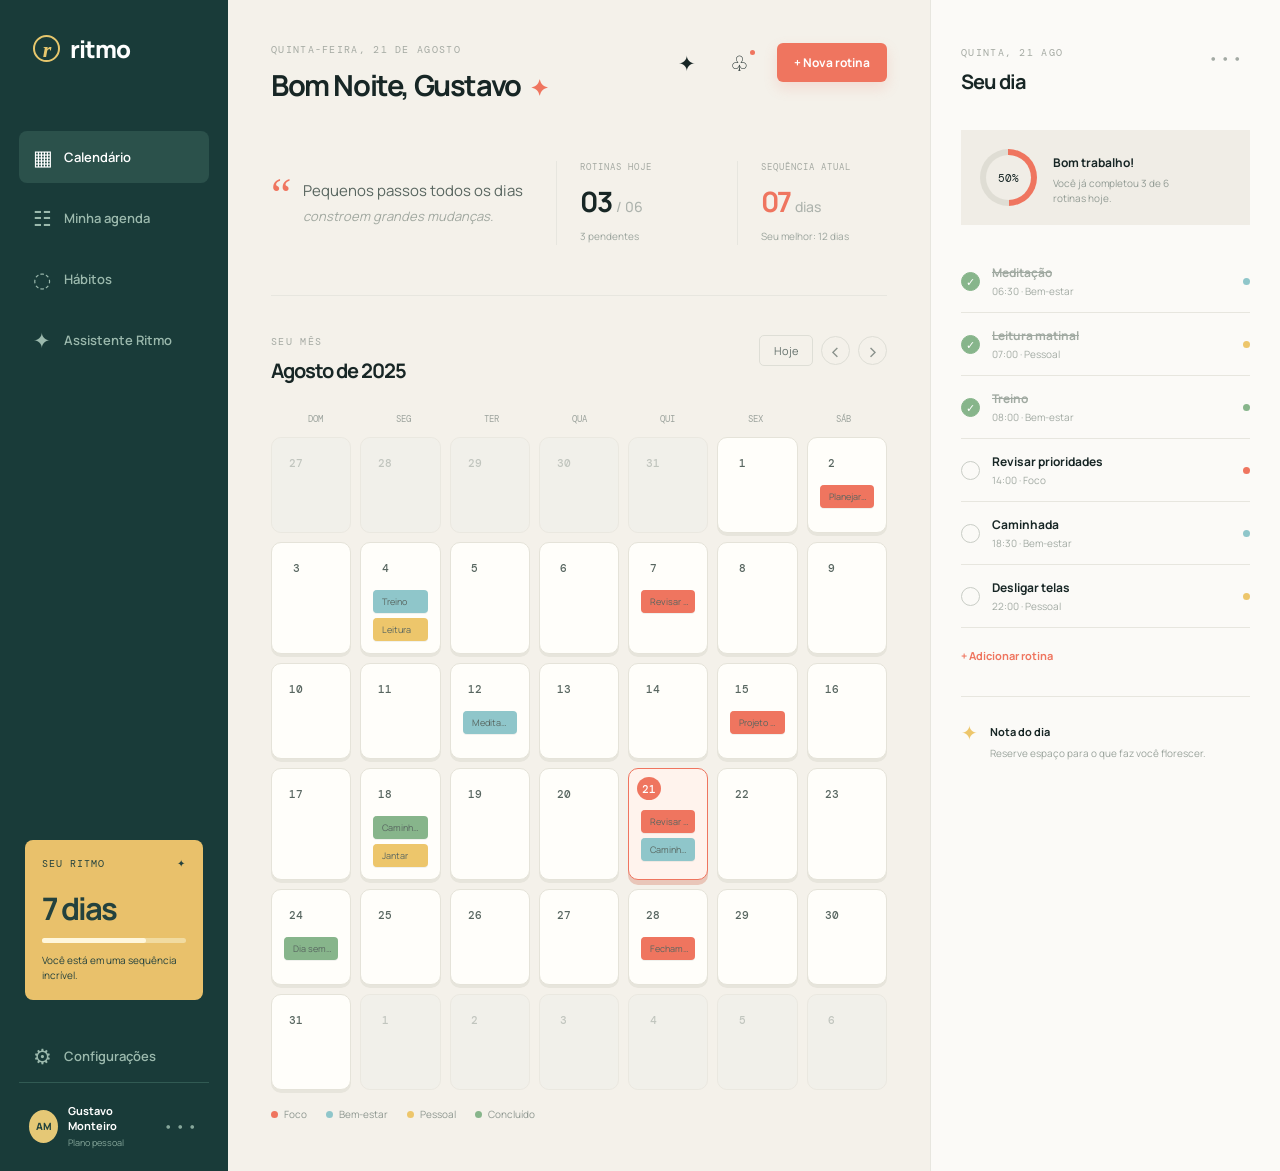
<file: index.html>
<!DOCTYPE html>
<html lang="pt-BR">
<head>
    <meta charset="UTF-8">
    <meta name="viewport" content="width=device-width, initial-scale=1.0">
    <title>Ritmo | Calendário de rotina</title>
    <link rel="preconnect" href="https://fonts.googleapis.com">
    <link rel="preconnect" href="https://fonts.gstatic.com" crossorigin>
    <link href="https://fonts.googleapis.com/css2?family=DM+Mono:wght@400;500&family=Manrope:wght@400;500;600;700;800&display=swap" rel="stylesheet">
    <link rel="stylesheet" href="style.css">
    <style>
        .calendar-grid { gap: 9px; border: 0; }
        .calendar-day { min-height: 96px; border: 1px solid #e5e3d9; border-radius: 10px; padding: 12px; background: #fffefa; box-shadow: 0 3px 0 #e7e5dc; transition: transform .2s ease, box-shadow .2s ease, border-color .2s ease; }
        .calendar-day:hover { transform: translateY(-3px); border-color: #d5bfa0; box-shadow: 0 8px 16px #193b3914; z-index: 1; }
        .calendar-day.muted { background: #f1f0eb; border-color: #e7e5dd; box-shadow: none; opacity: .72; }
        .calendar-day.today { background: #fff3ed; border: 1px solid #ef755f; box-shadow: 0 5px 0 #e9c6b9; }
        .calendar-day.today:hover { box-shadow: 0 10px 18px #ef755f2b; }
        .day-number { display: inline-flex; align-items: center; justify-content: center; min-width: 24px; height: 24px; color: #586660; font-size: 11px; font-weight: 500; }
        .calendar-day.muted .day-number { color: #aeb5ae; }
        .today .day-number { margin: -4px 0 0 -4px; }
        .event-list { gap: 5px; margin-top: 10px; }
        .event { border-radius: 4px; padding: 5px 6px; box-shadow: 0 1px 0 #193b3910; }
        #routineForm label { display: block; color: #77817d; font-size: 11px; font-weight: 700; margin-bottom: 16px; }
        #routineForm input { display: block; width: 100%; margin-top: 8px; border: 1px solid #dfdfd7; border-radius: 7px; background: #f6f4ee; color: #172625; outline: 0; padding: 12px 13px; font: 12px Manrope, sans-serif; transition: border-color .2s ease, box-shadow .2s ease, background .2s ease; }
        #routineForm input::placeholder { color: #aeb5ae; }
        #routineForm input:focus { border-color: #ef755f; background: #fffefa; box-shadow: 0 0 0 3px #ef755f1f; }
        #routineForm input[type="time"] { color-scheme: light; }
        #routineForm .event-form-actions { margin-top: 23px; }
        @media (max-width: 720px) { .calendar-grid { gap: 5px; } .calendar-day { min-height: 70px; padding: 7px 5px; border-radius: 7px; box-shadow: 0 2px 0 #e7e5dc; } .calendar-day:hover { transform: translateY(-1px); } .event-list { margin-top: 5px; gap: 3px; } .event { padding: 3px 2px; border-radius: 3px; } }
    </style>
</head>
<body>
    <div class="app-shell">
        <aside class="sidebar">
            <div class="brand"><span class="brand-mark">r</span><span>ritmo</span></div>
            <nav class="main-nav" aria-label="Navegação principal">
                <a class="nav-item active" href="#"><span class="nav-icon">▦</span>Calendário</a>
                <a class="nav-item" href="#agenda"><span class="nav-icon">☷</span>Minha agenda</a>
                <a class="nav-item" href="#habitos"><span class="nav-icon">◌</span>Hábitos</a>
                <button class="nav-item assistant-link" id="openChat"><span class="nav-icon">✦</span>Assistente Ritmo</button>
            </nav>
            <div class="sidebar-bottom">
                <div class="mini-card"><div class="mini-card-top"><span>seu ritmo</span><span>✦</span></div><strong>7 dias</strong><div class="mini-progress"><span></span></div><small>Você está em uma sequência incrível.</small></div>
                <a class="nav-item" href="#"><span class="nav-icon">⚙</span>Configurações</a>
                <div class="profile"><div class="avatar">AM</div><div><strong>Gustavo Monteiro</strong><small>Plano pessoal</small></div><span class="more">•••</span></div>
            </div>
        </aside>
        <main class="content">
            <header class="topbar"><div><p class="eyebrow">QUINTA-FEIRA, 21 DE AGOSTO</p><h1>Bom Noite, Gustavo <span>✦</span></h1></div><div class="top-actions"><button class="icon-button" id="topChat" aria-label="Abrir Assistente Ritmo">✦</button><button class="icon-button" aria-label="Notificações">♧<i></i></button><button class="add-button" id="addRoutine">+ <span>Nova rotina</span></button></div></header>
            <section class="overview-row"><div class="quote-block"><span class="quote-mark">“</span><p>Pequenos passos todos os dias<br><em>constroem grandes mudanças.</em></p></div><div class="stat"><span class="stat-label">ROTINAS HOJE</span><strong><span id="completedCount">03</span> <small>/ <span id="routineTotal">06</span></small></strong><span class="stat-detail" id="pendingCount">3 pendentes</span></div><div class="stat accent-stat"><span class="stat-label">SEQUÊNCIA ATUAL</span><strong>07 <small>dias</small></strong><span class="stat-detail">Seu melhor: 12 dias</span></div></section>
            <section class="calendar-section"><div class="section-heading"><div><p class="eyebrow">SEU MÊS</p><h2 id="monthTitle">Agosto 2025</h2></div><div class="calendar-controls"><button class="today-button" id="todayButton">Hoje</button><button class="round-button" id="previousMonth" aria-label="Mês anterior">‹</button><button class="round-button" id="nextMonth" aria-label="Próximo mês">›</button></div></div><div class="calendar-wrap"><div class="weekdays"><span>DOM</span><span>SEG</span><span>TER</span><span>QUA</span><span>QUI</span><span>SEX</span><span>SÁB</span></div><div class="calendar-grid" id="calendarGrid"></div></div><div class="legend"><span><i class="dot coral"></i>Foco</span><span><i class="dot blue"></i>Bem-estar</span><span><i class="dot yellow"></i>Pessoal</span><span><i class="dot green"></i>Concluído</span></div></section>
        </main>
        <aside class="day-panel" id="agenda"><div class="day-panel-heading"><div><p class="eyebrow">QUINTA, 21 AGO</p><h2>Seu dia</h2></div><button class="close-panel" aria-label="Mais opções">•••</button></div><div class="day-progress"><div class="progress-ring"><strong id="progressPercent">50%</strong></div><div><strong id="progressMessage">Vamos no ritmo certo.</strong><p>Você já completou <span id="progressSummary">3 de 6</span><br>rotinas hoje.</p></div></div><div class="routine-list" id="routineList"><div class="routine-item done"><button class="check" aria-label="Marcar como pendente">✓</button><div><strong>Meditação</strong><span>06:30 · Bem-estar</span></div><b class="routine-dot blue"></b></div><div class="routine-item done"><button class="check" aria-label="Marcar como pendente">✓</button><div><strong>Leitura matinal</strong><span>07:00 · Pessoal</span></div><b class="routine-dot yellow"></b></div><div class="routine-item done"><button class="check" aria-label="Marcar como pendente">✓</button><div><strong>Treino</strong><span>08:00 · Bem-estar</span></div><b class="routine-dot green"></b></div><div class="routine-item"><button class="check" aria-label="Marcar como concluído"></button><div><strong>Revisar prioridades</strong><span>14:00 · Foco</span></div><b class="routine-dot coral"></b></div><div class="routine-item"><button class="check" aria-label="Marcar como concluído"></button><div><strong>Caminhada</strong><span>18:30 · Bem-estar</span></div><b class="routine-dot blue"></b></div><div class="routine-item"><button class="check" aria-label="Marcar como concluído"></button><div><strong>Desligar telas</strong><span>22:00 · Pessoal</span></div><b class="routine-dot yellow"></b></div></div><button class="add-task" id="addTask">+ Adicionar rotina</button><div class="focus-note"><span>✦</span><div><strong>Nota do dia</strong><p>Reserve espaço para o que faz você florescer.</p></div></div></aside>
    </div>
    <section class="chat-panel" id="chatPanel" aria-label="Assistente Ritmo" aria-hidden="true">
        <div class="chat-header"><div class="assistant-avatar">✦</div><div><strong>Assistente Ritmo</strong><span>Online para ajudar você</span></div><button class="chat-close" id="closeChat" aria-label="Fechar assistente">×</button></div>
        <div class="chat-messages" id="chatMessages"><div class="chat-message assistant-message"><span>Oi, Gustavo. Sou seu assistente de rotina. Como posso deixar seu dia mais leve?</span></div></div>
        <div class="chat-suggestions"><button data-question="Como organizar meu dia?">Organizar meu dia</button><button data-question="Como criar um hábito?">Criar um hábito</button><button data-question="O que tenho hoje?">Ver minhas tarefas</button></div>
        <form class="chat-form" id="chatForm"><input id="chatInput" autocomplete="off" placeholder="Digite sua dúvida..." aria-label="Digite sua dúvida"><button aria-label="Enviar mensagem">↑</button></form>
    </section>
    <section class="event-modal" id="eventModal" aria-hidden="true" role="dialog" aria-labelledby="eventModalTitle">
        <div class="event-modal-card"><div class="event-modal-top"><div><p class="eyebrow">EDITOR DE CALENDÁRIO</p><h2 id="eventModalTitle">Novo evento</h2></div><button class="chat-close" id="closeEventModal" aria-label="Fechar editor">×</button></div>
            <form id="eventForm"><label>O que você vai fazer?<input id="eventName" required maxlength="48" placeholder="Ex.: Estudar inglês"></label><label>Categoria<select id="eventTone"><option value="coral">Foco</option><option value="blue">Bem-estar</option><option value="yellow">Pessoal</option><option value="green">Concluído</option></select></label><div class="event-form-actions"><button type="button" class="delete-event" id="deleteEvent">Excluir</button><button class="save-event" type="submit">Salvar evento</button></div></form>
        </div>
    </section>
    <section class="event-modal" id="routineModal" aria-hidden="true" role="dialog" aria-labelledby="routineModalTitle">
        <div class="event-modal-card"><div class="event-modal-top"><div><p class="eyebrow">SUA ROTINA</p><h2 id="routineModalTitle">Nova rotina</h2></div><button class="chat-close" id="closeRoutineModal" aria-label="Fechar editor">×</button></div>
            <form id="routineForm"><label>Qual é a próxima tarefa?<input id="routineName" required maxlength="48" placeholder="Ex.: Beber água"></label><label>Horário<input id="routineTime" class="routine-time" type="text" inputmode="numeric" maxlength="5" pattern="(?:[01][0-9]|2[0-3]):[0-5][0-9]" value="09:00" placeholder="09:00" aria-label="Horário no formato 24 horas"></label><div class="event-form-actions"><span></span><button class="save-event" type="submit">Adicionar rotina</button></div></form>
        </div>
    </section>
    <div class="toast" id="toast" role="status"></div>
    <script src="script.js"></script>
</body>
</html>
</file>
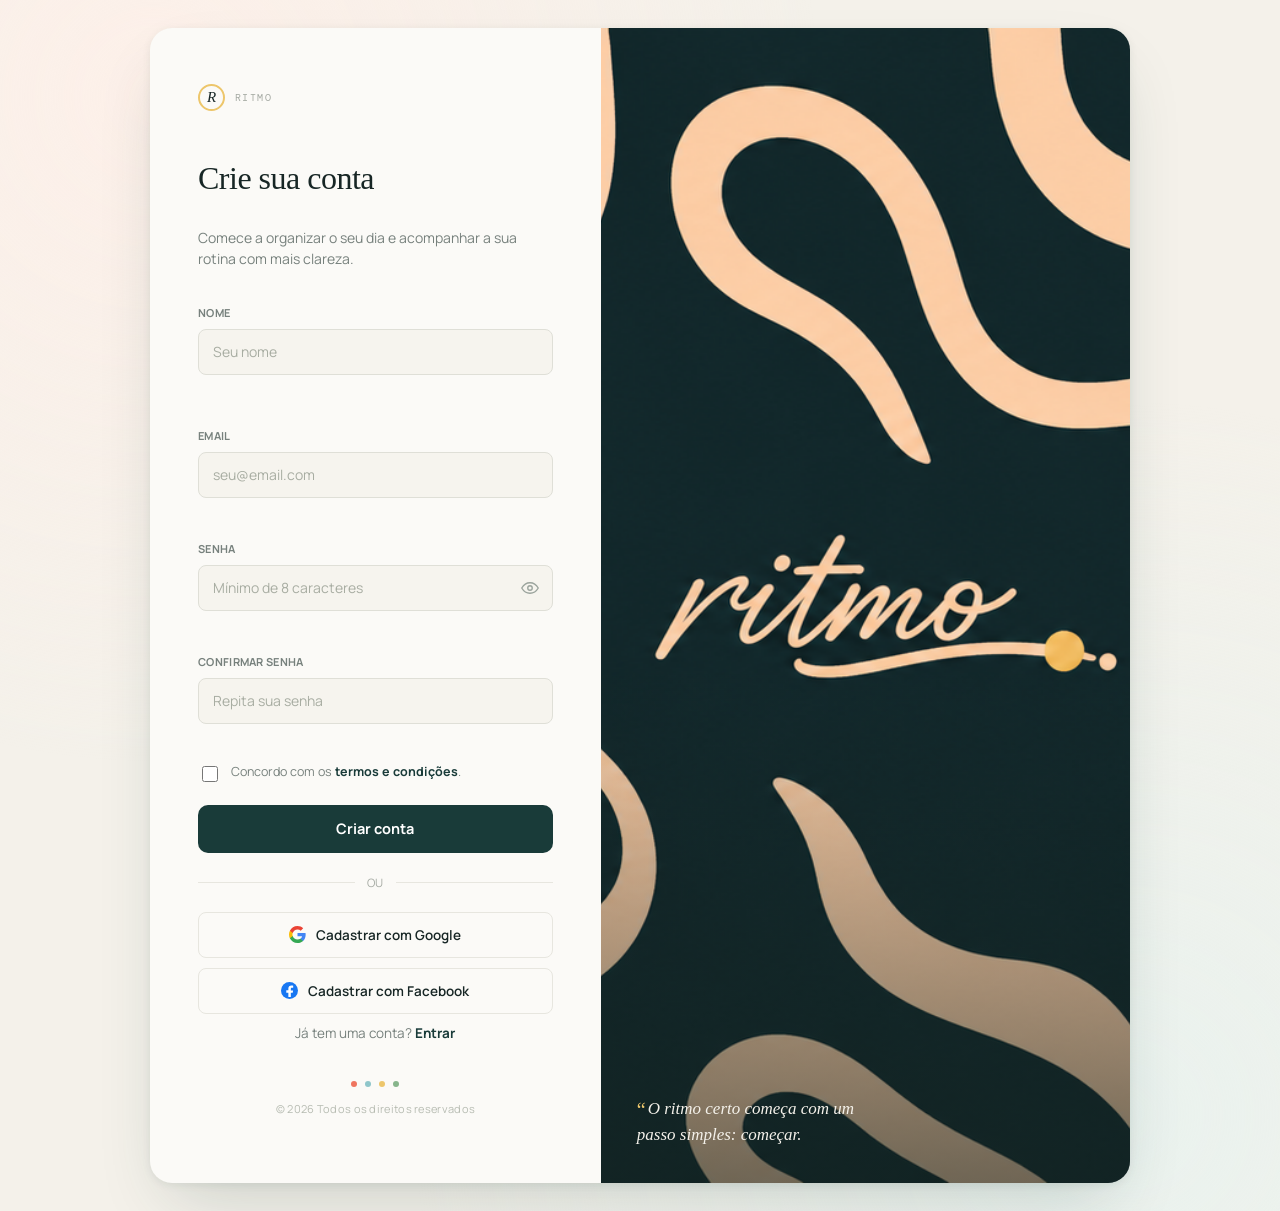
<file: cadastro.html>
<!DOCTYPE html>
<html lang="pt-BR">

<head>
    <meta charset="UTF-8">
    <meta name="viewport" content="width=device-width, initial-scale=1.0">
    <title>Cadastro | Crie sua conta</title>
    <link rel="preconnect" href="https://fonts.googleapis.com">
    <link rel="preconnect" href="https://fonts.gstatic.com" crossorigin>
    <link rel="stylesheet" href="https://cdnjs.cloudflare.com/ajax/libs/font-awesome/6.5.1/css/all.min.css">
    <link
        href="https://fonts.googleapis.com/css2?family=Manrope:wght@400;500;600;700;800&family=DM+Mono:wght@400;500&display=swap"
        rel="stylesheet">
    <link rel="stylesheet" href="style.css">
</head>

<body class="auth-body">

    <div class="auth-page">
        <div class="auth-card">

            <div class="form-panel">
                <div class="form-wrap">

                    <div class="brand-mini" aria-label="Marca do projeto Ritmo">
                        <span class="brand-mark">R</span>
                        <div>
                            <div class="brand-eyebrow">RITMO</div>
                        </div>
                    </div>

                    <h1 class="title">Crie sua conta <span class="wave" aria-hidden="true"><i class="fa-solid fa-sparkles"></i></span></h1>
                    <p class="subtitle">Comece a organizar o seu dia e acompanhar a sua rotina com mais clareza.</p>

                    <form id="registerForm" novalidate>
                        <div class="form-grid">
                            <div class="field">
                                <label for="name">Nome</label>
                                <input type="text" id="name" name="name" placeholder="Seu nome" autocomplete="name" required>
                                <span class="field-error" id="nameError"></span>
                            </div>

                            <div class="field">
                                <label for="email">Email</label>
                                <input type="email" id="email" name="email" placeholder="seu@email.com" autocomplete="email" required>
                                <span class="field-error" id="emailError"></span>
                            </div>
                        </div>

                        <div class="field full-width">
                            <label for="password">Senha</label>
                            <div class="password-wrap">
                                <input type="password" id="password" name="password" placeholder="Mínimo de 8 caracteres" autocomplete="new-password" minlength="8" required>
                                <button type="button" class="toggle-password" id="togglePassword" aria-label="Mostrar senha">
                                    <svg id="eyeIcon" width="18" height="18" viewBox="0 0 24 24" fill="none" stroke="currentColor" stroke-width="1.8" stroke-linecap="round" stroke-linejoin="round">
                                        <path d="M1 12s4-7 11-7 11 7 11 7-4 7-11 7-11-7-11-7z" />
                                        <circle cx="12" cy="12" r="3" />
                                    </svg>
                                </button>
                            </div>
                            <span class="field-error" id="passwordError"></span>
                        </div>

                        <div class="field full-width">
                            <label for="confirmPassword">Confirmar senha</label>
                            <input type="password" id="confirmPassword" name="confirmPassword" placeholder="Repita sua senha" autocomplete="new-password" required>
                            <span class="field-error" id="confirmPasswordError"></span>
                        </div>

                        <label class="checkbox-row" for="terms">
                            <input type="checkbox" id="terms" name="terms" required>
                            <span>Concordo com os <a href="#" class="terms-link">termos e condições</a>.</span>
                        </label>

                        <button type="submit" class="btn-primary" id="submitBtn">
                            <span class="btn-label">Criar conta</span>
                        </button>

                        <div class="divider"><span>ou</span></div>

                        <button type="button" class="btn-social">
                            <svg width="17" height="17" viewBox="0 0 18 18" xmlns="http://www.w3.org/2000/svg">
                                <path fill="#4285F4"
                                    d="M17.64 9.2c0-.64-.06-1.25-.16-1.84H9v3.48h4.84a4.14 4.14 0 01-1.8 2.72v2.26h2.9C16.66 14.2 17.64 11.9 17.64 9.2z" />
                                <path fill="#34A853"
                                    d="M9 18c2.43 0 4.47-.8 5.96-2.18l-2.9-2.26c-.8.54-1.83.86-3.06.86-2.36 0-4.36-1.6-5.07-3.75H.96v2.33A9 9 0 009 18z" />
                                <path fill="#FBBC05"
                                    d="M3.93 10.67A5.4 5.4 0 013.64 9c0-.58.1-1.15.29-1.67V4.99H.96A9 9 0 000 9c0 1.45.35 2.83.96 4.01l2.97-2.34z" />
                                <path fill="#EA4335"
                                    d="M9 3.58c1.32 0 2.51.46 3.44 1.35l2.58-2.58C13.46.9 11.43 0 9 0A9 9 0 00.96 4.99l2.97 2.34C4.64 5.18 6.64 3.58 9 3.58z" />
                            </svg>
                            <span>Cadastrar com Google</span>
                        </button>

                        <button type="button" class="btn-social">
                            <svg width="17" height="17" viewBox="0 0 18 18" xmlns="http://www.w3.org/2000/svg">
                                <circle cx="9" cy="9" r="9" fill="#1877F2" />
                                <path fill="#fff"
                                    d="M12.4 11.5l.4-2.5h-2.4V7.4c0-.7.2-1.2 1.2-1.2h1.3V3.9c-.2 0-1-.1-1.9-.1-1.9 0-3.2 1.1-3.2 3.2v1.8H5.6v2.5h2.2V16h2.6v-4.5h1.9z" />
                            </svg>
                            <span>Cadastrar com Facebook</span>
                        </button>

                        <p class="signup-text">Já tem uma conta? <a href="login.html">Entrar</a></p>
                    </form>

                    <div class="auth-dots" aria-hidden="true">
                        <span class="dot coral"></span>
                        <span class="dot blue"></span>
                        <span class="dot yellow"></span>
                        <span class="dot green"></span>
                    </div>

                    <p class="footer-text">© 2026 Todos os direitos reservados</p>
                </div>
            </div>

            <div class="visual-panel">
                <picture>
                    <source media="(min-width: 860px)" srcset="./img/test.png">
                    <img src="./img/tes.png" alt="Imagem de boas-vindas" class="visual-image">
                </picture>
                <div class="visual-overlay">
                    <p class="visual-quote"><span class="quote-mark">“</span>O ritmo certo começa com um passo simples: começar.</p>
                </div>
            </div>

        </div>
    </div>

    <script>
        (function () {
            const form = document.getElementById('registerForm');
            const nameInput = document.getElementById('name');
            const emailInput = document.getElementById('email');
            const passwordInput = document.getElementById('password');
            const confirmPasswordInput = document.getElementById('confirmPassword');
            const termsCheckbox = document.getElementById('terms');
            const submitBtn = document.getElementById('submitBtn');
            const togglePassword = document.getElementById('togglePassword');
            const eyeIcon = document.getElementById('eyeIcon');

            const nameError = document.getElementById('nameError');
            const emailError = document.getElementById('emailError');
            const passwordError = document.getElementById('passwordError');
            const confirmPasswordError = document.getElementById('confirmPasswordError');

            function setError(input, errorEl, message) {
                errorEl.textContent = message;
                input.classList.toggle('input-invalid', Boolean(message));
            }

            function isValidEmail(value) {
                return /^[^\s@]+@[^\s@]+\.[^\s@]+$/.test(value);
            }

            function validateName() {
                const value = nameInput.value.trim();
                if (!value) {
                    setError(nameInput, nameError, 'Informe seu nome.');
                    return false;
                }
                if (value.length < 2) {
                    setError(nameInput, nameError, 'O nome deve ter pelo menos 2 caracteres.');
                    return false;
                }
                setError(nameInput, nameError, '');
                return true;
            }

            function validateEmail() {
                const value = emailInput.value.trim();
                if (!value) {
                    setError(emailInput, emailError, 'Informe seu e-mail.');
                    return false;
                }
                if (!isValidEmail(value)) {
                    setError(emailInput, emailError, 'Informe um e-mail válido.');
                    return false;
                }
                setError(emailInput, emailError, '');
                return true;
            }

            function validatePassword() {
                const value = passwordInput.value;
                if (!value) {
                    setError(passwordInput, passwordError, 'Informe sua senha.');
                    return false;
                }
                if (value.length < 8) {
                    setError(passwordInput, passwordError, 'A senha deve ter no mínimo 8 caracteres.');
                    return false;
                }
                setError(passwordInput, passwordError, '');
                return true;
            }

            function validateConfirmPassword() {
                const value = confirmPasswordInput.value;
                if (!value) {
                    setError(confirmPasswordInput, confirmPasswordError, 'Confirme sua senha.');
                    return false;
                }
                if (value !== passwordInput.value) {
                    setError(confirmPasswordInput, confirmPasswordError, 'As senhas não conferem.');
                    return false;
                }
                setError(confirmPasswordInput, confirmPasswordError, '');
                return true;
            }

            [nameInput, emailInput, passwordInput, confirmPasswordInput].forEach((input) => {
                input.addEventListener('input', function () {
                    if (input === nameInput && nameError.textContent) validateName();
                    if (input === emailInput && emailError.textContent) validateEmail();
                    if (input === passwordInput && passwordError.textContent) validatePassword();
                    if (input === confirmPasswordInput && confirmPasswordError.textContent) validateConfirmPassword();
                });
            });

            togglePassword.addEventListener('click', function () {
                const isPassword = passwordInput.type === 'password';
                passwordInput.type = isPassword ? 'text' : 'password';
                confirmPasswordInput.type = isPassword ? 'text' : 'password';
                togglePassword.setAttribute('aria-label', isPassword ? 'Ocultar senha' : 'Mostrar senha');

                eyeIcon.innerHTML = isPassword
                    ? '<path d="M17.94 17.94A10.94 10.94 0 0112 20c-7 0-11-8-11-8a21.8 21.8 0 015.06-6.06M9.9 4.24A10.94 10.94 0 0112 4c7 0 11 8 11 8a21.8 21.8 0 01-2.61 3.68M14.12 14.12a3 3 0 11-4.24-4.24"/><line x1="1" y1="1" x2="23" y2="23"/>'
                    : '<path d="M1 12s4-7 11-7 11 7 11 7-4 7-11 7-11-7-11-7z"/><circle cx="12" cy="12" r="3"/>';
            });

            form.addEventListener('submit', function (event) {
                event.preventDefault();

                const nameOk = validateName();
                const emailOk = validateEmail();
                const passwordOk = validatePassword();
                const confirmPasswordOk = validateConfirmPassword();
                const termsOk = termsCheckbox.checked;

                if (!termsOk) {
                    alert('Você precisa aceitar os termos e condições para continuar.');
                    return;
                }

                if (!nameOk || !emailOk || !passwordOk || !confirmPasswordOk) return;

                submitBtn.disabled = true;
                submitBtn.querySelector('.btn-label').textContent = 'Criando conta...';

                setTimeout(function () {
                    submitBtn.disabled = false;
                    submitBtn.querySelector('.btn-label').textContent = 'Criar conta';
                    alert('Conta criada com sucesso! (substitua este trecho pela sua chamada de API real)');
                    form.reset();
                }, 1200);
            });
        })();
    </script>

</body>

</html>
</file>
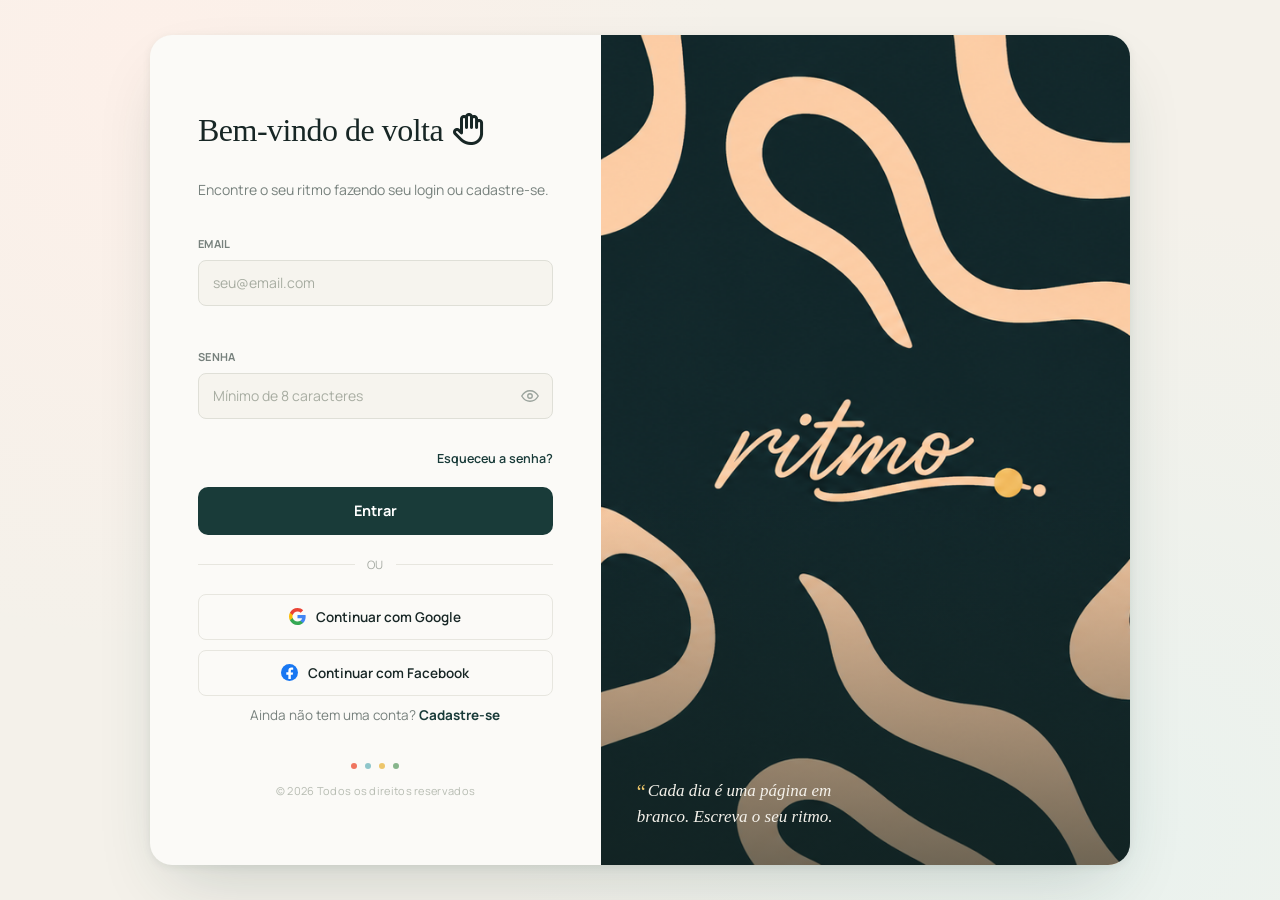
<file: login.html>
<!DOCTYPE html>
<html lang="pt-BR">

<head>
    <meta charset="UTF-8">
    <meta name="viewport" content="width=device-width, initial-scale=1.0">
    <title>Entrar | Bem-vindo de volta</title>
    <link rel="preconnect" href="https://fonts.googleapis.com">
    <link rel="preconnect" href="https://fonts.gstatic.com" crossorigin>
    <link rel="stylesheet" href="https://cdnjs.cloudflare.com/ajax/libs/font-awesome/6.5.1/css/all.min.css">
    <link
        href="https://fonts.googleapis.com/css2?family=Manrope:wght@400;500;600;700;800&family=DM+Mono:wght@400;500&display=swap"
        rel="stylesheet">
    <link rel="stylesheet" href="style.css">
</head>

<body class="auth-body">

    <div class="auth-page">
        <div class="auth-card">

            <!-- Painel do formulário -->
            <div class="form-panel">
                <div class="form-wrap">



                    <h1 class="title">Bem-vindo de volta <span class="wave" aria-hidden="true"><i class="fa-slab fa-regular fa-hand"></i>

</span></h1>
                    
                    <p class="subtitle">Encontre o seu ritmo fazendo seu login ou cadastre-se.</p>

                    <form id="loginForm" novalidate>

                        <div class="field">
                            <label for="email">Email</label>
                            <input type="email" id="email" name="email" placeholder="seu@email.com" autocomplete="email"
                                required>
                            <span class="field-error" id="emailError"></span>
                        </div>

                        <div class="field">
                            <label for="password">Senha</label>
                            <div class="password-wrap">
                                <input type="password" id="password" name="password"
                                    placeholder="Mínimo de 8 caracteres" autocomplete="current-password" minlength="8"
                                    required>
                                <button type="button" class="toggle-password" id="togglePassword"
                                    aria-label="Mostrar senha">
                                    <svg id="eyeIcon" width="18" height="18" viewBox="0 0 24 24" fill="none"
                                        stroke="currentColor" stroke-width="1.8" stroke-linecap="round"
                                        stroke-linejoin="round">
                                        <path d="M1 12s4-7 11-7 11 7 11 7-4 7-11 7-11-7-11-7z" />
                                        <circle cx="12" cy="12" r="3" />
                                    </svg>
                                </button>
                            </div>
                            <span class="field-error" id="passwordError"></span>
                        </div>

                        <a href="#" class="forgot-link">Esqueceu a senha?</a>

                        <button type="submit" class="btn-primary" id="submitBtn">
                            <span class="btn-label">Entrar</span>
                        </button>

                        <div class="divider"><span>ou</span></div>

                        <button type="button" class="btn-social">
                            <svg width="17" height="17" viewBox="0 0 18 18" xmlns="http://www.w3.org/2000/svg">
                                <path fill="#4285F4"
                                    d="M17.64 9.2c0-.64-.06-1.25-.16-1.84H9v3.48h4.84a4.14 4.14 0 01-1.8 2.72v2.26h2.9C16.66 14.2 17.64 11.9 17.64 9.2z" />
                                <path fill="#34A853"
                                    d="M9 18c2.43 0 4.47-.8 5.96-2.18l-2.9-2.26c-.8.54-1.83.86-3.06.86-2.36 0-4.36-1.6-5.07-3.75H.96v2.33A9 9 0 009 18z" />
                                <path fill="#FBBC05"
                                    d="M3.93 10.67A5.4 5.4 0 013.64 9c0-.58.1-1.15.29-1.67V4.99H.96A9 9 0 000 9c0 1.45.35 2.83.96 4.01l2.97-2.34z" />
                                <path fill="#EA4335"
                                    d="M9 3.58c1.32 0 2.51.46 3.44 1.35l2.58-2.58C13.46.9 11.43 0 9 0A9 9 0 00.96 4.99l2.97 2.34C4.64 5.18 6.64 3.58 9 3.58z" />
                            </svg>
                            <span>Continuar com Google</span>
                        </button>

                        <button type="button" class="btn-social">
                            <svg width="17" height="17" viewBox="0 0 18 18" xmlns="http://www.w3.org/2000/svg">
                                <circle cx="9" cy="9" r="9" fill="#1877F2" />
                                <path fill="#fff"
                                    d="M12.4 11.5l.4-2.5h-2.4V7.4c0-.7.2-1.2 1.2-1.2h1.3V3.9c-.2 0-1-.1-1.9-.1-1.9 0-3.2 1.1-3.2 3.2v1.8H5.6v2.5h2.2V16h2.6v-4.5h1.9z" />
                            </svg>
                            <span>Continuar com Facebook</span>
                        </button>

                        <p class="signup-text">Ainda não tem uma conta? <a href="cadastro.html">Cadastre-se</a></p>

                    </form>

                    <div class="auth-dots" aria-hidden="true">
                        <span class="dot coral"></span>
                        <span class="dot blue"></span>
                        <span class="dot yellow"></span>
                        <span class="dot green"></span>
                    </div>

                    <p class="footer-text">© 2026 Todos os direitos reservados</p>

                </div>
            </div>

            <!-- Painel de imagem -->
            <div class="visual-panel">
                <picture>
                    <!-- Acima de 860px usa a imagem de desktop -->
                    <source media="(min-width: 860px)" srcset="./img/test.png">
                    <!-- Abaixo disso, cai automaticamente na imagem de mobile -->
                    <img src="./img/tes.png" alt="Imagem de boas-vindas" class="visual-image">
                </picture>
                <div class="visual-overlay">
                    <p class="visual-quote"><span class="quote-mark">“</span>Cada dia é uma página em branco. Escreva o
                        seu ritmo.</p>
                </div>
            </div>

        </div>
    </div>

    <script>
        (function () {
            const form = document.getElementById('loginForm');
            const emailInput = document.getElementById('email');
            const passwordInput = document.getElementById('password');
            const emailError = document.getElementById('emailError');
            const passwordError = document.getElementById('passwordError');
            const togglePassword = document.getElementById('togglePassword');
            const eyeIcon = document.getElementById('eyeIcon');
            const submitBtn = document.getElementById('submitBtn');

            togglePassword.addEventListener('click', function () {
                const isPassword = passwordInput.type === 'password';
                passwordInput.type = isPassword ? 'text' : 'password';
                togglePassword.setAttribute('aria-label', isPassword ? 'Ocultar senha' : 'Mostrar senha');

                eyeIcon.innerHTML = isPassword
                    ? '<path d="M17.94 17.94A10.94 10.94 0 0112 20c-7 0-11-8-11-8a21.8 21.8 0 015.06-6.06M9.9 4.24A10.94 10.94 0 0112 4c7 0 11 8 11 8a21.8 21.8 0 01-2.61 3.68M14.12 14.12a3 3 0 11-4.24-4.24"/><line x1="1" y1="1" x2="23" y2="23"/>'
                    : '<path d="M1 12s4-7 11-7 11 7 11 7-4 7-11 7-11-7-11-7z"/><circle cx="12" cy="12" r="3"/>';
            });

            function isValidEmail(value) {
                return /^[^\s@]+@[^\s@]+\.[^\s@]+$/.test(value);
            }

            function setError(input, errorEl, message) {
                errorEl.textContent = message;
                input.classList.toggle('input-invalid', Boolean(message));
            }

            emailInput.addEventListener('input', function () {
                if (emailError.textContent) validateEmail();
            });
            passwordInput.addEventListener('input', function () {
                if (passwordError.textContent) validatePassword();
            });

            function validateEmail() {
                const value = emailInput.value.trim();
                if (!value) { setError(emailInput, emailError, 'Informe seu e-mail.'); return false; }
                if (!isValidEmail(value)) { setError(emailInput, emailError, 'Informe um e-mail válido.'); return false; }
                setError(emailInput, emailError, '');
                return true;
            }

            function validatePassword() {
                const value = passwordInput.value;
                if (!value) { setError(passwordInput, passwordError, 'Informe sua senha.'); return false; }
                if (value.length < 8) { setError(passwordInput, passwordError, 'A senha deve ter no mínimo 8 caracteres.'); return false; }
                setError(passwordInput, passwordError, '');
                return true;
            }

            form.addEventListener('submit', function (event) {
                event.preventDefault();
                const emailOk = validateEmail();
                const passwordOk = validatePassword();
                if (!emailOk || !passwordOk) return;

                submitBtn.disabled = true;
                submitBtn.querySelector('.btn-label').textContent = 'Entrando...';

                setTimeout(function () {
                    submitBtn.disabled = false;
                    submitBtn.querySelector('.btn-label').textContent = 'Entrar';
                    alert('Login enviado! (substitua este trecho pela sua chamada de API real)');
                }, 1200);
            });
        })();
    </script>

</body>

</html>
</file>
<file: style.css>
.assistant-link 
 { width: 100%; border: 0; background: transparent; text-align: left; }
 .event { width: 100%; border-top: 0; border-right: 0; border-bottom: 0; text-align: left; cursor: pointer; }
 .event:hover { filter: brightness(.96); outline: 1px solid #d9d8cf; }
 .event-modal { position: fixed; z-index: 8; inset: 0; display: grid; place-items: center; padding: 20px; background: #193b3955; opacity: 0; pointer-events: none; transition: .2s ease; }
 .event-modal.open { opacity: 1; pointer-events: auto; }
 .event-modal-card { width: min(390px, 100%); background: var(--paper); border-radius: 12px; padding: 25px; box-shadow: 0 20px 55px #193b3940; transform: translateY(12px); transition: .2s ease; }
 .event-modal.open .event-modal-card { transform: translateY(0); }
 .event-modal-top { display: flex; justify-content: space-between; align-items: flex-start; margin-bottom: 25px; }.event-modal-top h2 { margin: 0; font-size: 21px; letter-spacing: -1px; }
 #eventForm label { display: block; color: #77817d; font-size: 11px; font-weight: 700; margin-bottom: 16px; } #eventForm input, #eventForm select { display: block; width: 100%; margin-top: 8px; border: 1px solid #dfdfd7; border-radius: 6px; background: #f6f4ee; color: var(--ink); outline: 0; padding: 12px; font-size: 12px; } #eventForm input:focus, #eventForm select:focus { border-color: var(--coral); }
 .event-form-actions { display: flex; justify-content: space-between; align-items: center; margin-top: 25px; }.delete-event, .save-event { border: 0; border-radius: 6px; padding: 10px 14px; font-size: 11px; font-weight: 700; }.delete-event { color: var(--coral); background: transparent; }.save-event { color: white; background: var(--coral); }
 .chat-panel { position: fixed; z-index: 5; right: 28px; bottom: 28px; width: min(380px, calc(100vw - 36px)); height: 560px; display: flex; flex-direction: column; background: var(--paper); border: 1px solid #dfe1d9; border-radius: 12px; box-shadow: 0 22px 60px #193b3940; opacity: 0; pointer-events: none; transform: translateY(20px) scale(.98); transition: .25s ease; overflow: hidden; }
 .chat-panel.open { opacity: 1; pointer-events: auto; transform: translateY(0) scale(1); }
 .chat-header { display: flex; align-items: center; gap: 11px; padding: 18px 19px; background: #193b39; color: white; }.assistant-avatar { width: 34px; height: 34px; display: grid; place-items: center; border-radius: 50%; background: var(--yellow); color: #193b39; }.chat-header strong, .chat-header span { display: block; }.chat-header strong { font-size: 12px; }.chat-header span { color: #a8c1b6; font-size: 10px; margin-top: 3px; }.chat-close { margin-left: auto; border: 0; background: transparent; color: #d9ebe1; font-size: 24px; line-height: 1; }.chat-messages { flex: 1; overflow-y: auto; padding: 20px 16px; display: flex; flex-direction: column; gap: 12px; }.chat-message { max-width: 86%; padding: 11px 13px; border-radius: 10px; font-size: 11px; line-height: 1.55; }.assistant-message { align-self: flex-start; background: #eeece5; color: #56635d; border-bottom-left-radius: 3px; }.user-message { align-self: flex-end; background: var(--coral); color: white; border-bottom-right-radius: 3px; }.chat-suggestions { display: flex; flex-wrap: wrap; gap: 6px; padding: 0 16px 12px; }.chat-suggestions button { border: 1px solid #deded6; background: transparent; color: #66736c; border-radius: 20px; padding: 7px 9px; font-size: 9px; }.chat-suggestions button:hover { border-color: var(--coral); color: var(--coral); }.chat-form { display: flex; gap: 8px; border-top: 1px solid var(--line); padding: 13px 15px; }.chat-form input { min-width: 0; flex: 1; border: 0; outline: 0; background: #f1efe9; border-radius: 6px; padding: 11px; color: var(--ink); font-size: 11px; }.chat-form button { width: 36px; border: 0; border-radius: 6px; background: var(--coral); color: white; font-size: 18px; }
:root { --ink: #172625; --cream: #f4f1ea; --paper: #fbfaf7; --line: #e7e6df; --coral: #ef755f; --blue: #8fc6ca; --yellow: #edc66b; --green: #87b58b; }
* { box-sizing: border-box; }
body { margin: 0; background: var(--cream); color: var(--ink); font-family: Manrope, sans-serif; }
button, a { font: inherit; } button { cursor: pointer; }
.app-shell { min-height: 100vh; display: grid; grid-template-columns: 228px minmax(560px, 1fr) 350px; }
.sidebar { background: #193b39; color: #d6e5dd; padding: 32px 19px 22px; display: flex; flex-direction: column; }
.brand { display: flex; align-items: center; gap: 10px; color: #fff; font-size: 24px; font-weight: 800; letter-spacing: -1px; padding: 0 14px 66px; }.brand-mark { display: grid; place-items: center; width: 27px; height: 27px; border: 2px solid #e7c76d; border-radius: 50%; color: #e7c76d; font-family: Georgia, serif; font-size: 22px; font-style: italic; }
.main-nav { display: grid; gap: 9px; }.nav-item { color: #9bb9ad; text-decoration: none; padding: 12px 14px; border-radius: 8px; display: flex; align-items: center; gap: 13px; font-size: 13px; font-weight: 600; }.nav-item.active, .nav-item:hover { color: white; background: #2b514b; }.nav-icon { width: 18px; text-align: center; font-size: 21px; font-weight: 400; }
.sidebar-bottom { margin-top: auto; }.mini-card { background: #e9c16b; color: #24423e; padding: 17px; border-radius: 8px; margin: 0 6px 30px; }.mini-card-top { display: flex; justify-content: space-between; text-transform: uppercase; font: 10px 'DM Mono', monospace; letter-spacing: 1px; }.mini-card strong { display: block; font-size: 31px; margin: 17px 0 9px; letter-spacing: -2px; }.mini-card small { display: block; margin-top: 10px; font-size: 10px; line-height: 1.5; }.mini-progress { height: 5px; background: #f1dba0; border-radius: 10px; }.mini-progress span { display: block; width: 72%; height: 100%; background: #fff7dc; border-radius: inherit; }.profile { border-top: 1px solid #315a53; padding: 20px 10px 0; display: flex; align-items: center; gap: 10px; }.avatar { width: 33px; height: 33px; display: grid; place-items: center; border-radius: 50%; background: #e5c876; color: #23433e; font-size: 10px; font-weight: 800; }.profile strong, .profile small { display: block; }.profile strong { font-size: 11px; color: #fff; }.profile small { font-size: 9px; color: #86a79b; margin-top: 3px; }.more { margin-left: auto; color: #86a79b; letter-spacing: 2px; }
.content { padding: 43px 43px 50px; max-width: 930px; width: 100%; margin: auto; }.topbar, .section-heading, .day-panel-heading { display: flex; justify-content: space-between; align-items: flex-start; }.eyebrow { color: #a5aaa3; font: 10px 'DM Mono', monospace; letter-spacing: 1.3px; margin: 0 0 9px; }.topbar h1 { font-size: 29px; letter-spacing: -1.4px; margin: 0; }.topbar h1 span { color: var(--coral); font-size: 22px; margin-left: 5px; }.top-actions { display: flex; gap: 22px; align-items: center; }.icon-button, .round-button { position: relative; background: none; border: 0; color: var(--ink); font-size: 21px; }.icon-button i { position: absolute; top: 2px; right: 0; width: 5px; height: 5px; background: var(--coral); border-radius: 50%; }.add-button { background: var(--coral); border: 0; color: #fff; padding: 11px 17px; border-radius: 6px; font-size: 12px; font-weight: 700; box-shadow: 0 6px 14px #ef755f2c; }
.overview-row { display: grid; grid-template-columns: 1.7fr 1fr 1fr; gap: 30px; align-items: center; padding: 56px 0 50px; border-bottom: 1px solid var(--line); }.quote-block { display: flex; gap: 12px; color: #596660; font-size: 15px; line-height: 1.7; }.quote-block p { margin: 0; }.quote-block em { color: #a2a9a1; font-size: 13px; }.quote-mark { color: var(--coral); font: 46px Georgia, serif; line-height: 34px; }.stat { border-left: 1px solid var(--line); padding-left: 23px; }.stat-label { display: block; color: #a5aaa3; font: 9px 'DM Mono', monospace; letter-spacing: 1px; }.stat strong { display: block; margin: 9px 0 3px; font-size: 28px; letter-spacing: -1.5px; }.stat strong small { color: #adb3ad; font-size: 14px; font-weight: 500; letter-spacing: 0; }.stat-detail { font-size: 10px; color: #9ca59e; }.accent-stat strong { color: var(--coral); }
.calendar-section { padding-top: 39px; }.section-heading h2, .day-panel h2 { margin: 0; font-size: 20px; letter-spacing: -1px; }.calendar-controls { display: flex; align-items: center; gap: 8px; }.today-button { border: 1px solid #deded6; background: transparent; color: #63706b; border-radius: 5px; padding: 7px 14px; font-size: 11px; }.round-button { width: 29px; height: 29px; border: 1px solid #deded6; border-radius: 50%; font-size: 21px; line-height: 20px; color: #89918b; }.round-button:hover, .today-button:hover { border-color: var(--coral); color: var(--coral); }.calendar-wrap { margin-top: 29px; }.weekdays, .calendar-grid { display: grid; grid-template-columns: repeat(7, 1fr); }.weekdays span { color: #9da49e; font: 9px 'DM Mono', monospace; text-align: center; padding-bottom: 12px; }.calendar-grid { border-top: 1px solid var(--line); border-left: 1px solid var(--line); }.calendar-day { min-height: 83px; background: var(--paper); border-right: 1px solid var(--line); border-bottom: 1px solid var(--line); padding: 10px; position: relative; }.calendar-day.muted { background: #f4f3ee; color: #bdc2bc; }.calendar-day.today { background: #fff1e9; }.day-number { font: 11px 'DM Mono', monospace; }.today .day-number { background: var(--coral); color: #fff; border-radius: 50%; display: grid; place-items: center; width: 23px; height: 23px; margin: -3px 0 0 -3px; }.event-list { display: grid; gap: 4px; margin-top: 8px; }.event { white-space: nowrap; overflow: hidden; text-overflow: ellipsis; border-left: 3px solid; padding: 4px; background: #f2eeee; color: #586660; font-size: 9px; }.event.coral { border-color: var(--coral); }.event.blue { border-color: var(--blue); }.event.yellow { border-color: var(--yellow); }.event.green { border-color: var(--green); }.legend { display: flex; gap: 19px; padding-top: 17px; color: #8e9790; font-size: 10px; }.legend span { display: flex; align-items: center; gap: 6px; }.dot, .routine-dot { display: inline-block; width: 7px; height: 7px; border-radius: 50%; }.coral { background: var(--coral); }.blue { background: var(--blue); }.yellow { background: var(--yellow); }.green { background: var(--green); }
.day-panel { background: var(--paper); border-left: 1px solid var(--line); padding: 46px 30px; }.close-panel { border: 0; background: transparent; color: #a3aaa4; letter-spacing: 2px; }.day-progress { margin-top: 35px; background: #f0ede6; padding: 19px; display: flex; align-items: center; gap: 16px; }.progress-ring { width: 57px; height: 57px; border-radius: 50%; display: grid; place-items: center; background: conic-gradient(var(--coral) 67%, #dfddd4 0); position: relative; }.progress-ring::after { content: ''; position: absolute; inset: 6px; border-radius: 50%; background: #f0ede6; }.progress-ring strong { position: relative; z-index: 1; font: 11px 'DM Mono', monospace; }.day-progress > div:last-child strong { font-size: 12px; }.day-progress p { color: #929b94; font-size: 10px; line-height: 1.5; margin: 4px 0 0; }.routine-list { margin-top: 25px; }.routine-item { display: flex; align-items: center; gap: 12px; border-bottom: 1px solid var(--line); padding: 14px 0; }.check { width: 19px; height: 19px; border: 1px solid #c9cdc6; border-radius: 50%; background: transparent; color: white; font-size: 11px; padding: 0; flex: 0 0 auto; }.routine-item.done .check { background: var(--green); border-color: var(--green); }.routine-item.done strong { text-decoration: line-through; color: #a1aaa2; }.routine-item strong, .routine-item span { display: block; }.routine-item strong { font-size: 12px; }.routine-item span { color: #a2aaa3; font-size: 10px; margin-top: 3px; }.routine-dot { margin-left: auto; flex: 0 0 auto; }.add-task { border: 0; background: transparent; color: var(--coral); font-size: 11px; font-weight: 700; padding: 20px 0; }.focus-note { display: flex; gap: 12px; border-top: 1px solid var(--line); padding-top: 22px; margin-top: 13px; }.focus-note > span { color: var(--yellow); font-size: 20px; }.focus-note strong { font-size: 11px; }.focus-note p { color: #9aa39c; font-size: 10px; line-height: 1.5; margin: 5px 0; }.toast { position: fixed; bottom: 24px; left: 50%; transform: translate(-50%, 80px); opacity: 0; transition: .3s; background: var(--ink); color: #fff; padding: 12px 18px; border-radius: 5px; font-size: 12px; }.toast.visible { transform: translate(-50%, 0); opacity: 1; }
@media (max-width: 1100px) { .app-shell { grid-template-columns: 190px minmax(500px, 1fr); }.day-panel { display: none; } } @media (max-width: 720px) { .app-shell { display: block; }.sidebar { padding: 18px; display: block; }.brand { padding: 0; }.main-nav, .sidebar-bottom { display: none; }.content { padding: 30px 18px; min-width: 0; }.top-actions { gap: 8px; }.add-button span { display: none; }.overview-row { grid-template-columns: 1fr 1fr; gap: 20px; padding: 35px 0; }.quote-block { grid-column: 1 / -1; }.stat { padding-left: 12px; }.calendar-day { min-height: 67px; padding: 7px 5px; }.event { font-size: 8px; padding: 3px 2px; }.event-list { margin-top: 5px; }.legend { flex-wrap: wrap; gap: 9px 14px; } }

/* =========================================================
   TELA DE LOGIN
   Usa o mesmo design system do app (--ink, --cream, --paper,
   --line, --coral, --blue, --yellow, --green / Manrope)
   ========================================================= */

.auth-body {
  min-height: 100vh;
}

.auth-page {
  min-height: 100vh;
  display: flex;
  align-items: center;
  justify-content: center;
  padding: 28px 16px;
  background:
    radial-gradient(circle at 12% 8%, #fdf0e9 0%, transparent 42%),
    radial-gradient(circle at 88% 92%, #eaf2ee 0%, transparent 45%),
    var(--cream);
}

.auth-card {
  width: 100%;
  max-width: 980px;
  display: flex;
  flex-direction: column-reverse;
  background: var(--paper);
  border-radius: 22px;
  overflow: hidden;
  box-shadow: 0 30px 70px -20px #193b3933, 0 2px 8px #193b3914;
  animation: card-in .5s cubic-bezier(.2, .8, .2, 1);
}

@keyframes card-in {
  from { opacity: 0; transform: translateY(14px); }
  to   { opacity: 1; transform: translateY(0); }
}

/* ---------- Painel do formulário ---------- */
.form-panel {
  flex: 1;
  display: flex;
  justify-content: center;
  padding: 40px 28px 32px;
}

.form-wrap {
  width: 100%;
  max-width: 380px;
  display: flex;
  flex-direction: column;
}

.brand-mini {
  display: flex;
  align-items: center;
  gap: 10px;
  margin-bottom: 28px;
}

.brand-mini .brand-mark {
  width: 27px;
  height: 27px;
  display: grid;
  place-items: center;
  border: 2px solid var(--yellow);
  border-radius: 50%;
  color: var(--ink);
  font-family: Georgia, serif;
  font-style: italic;
  font-size: 15px;
  flex: 0 0 auto;
}

.brand-eyebrow {
  color: #a5aaa3;
  font: 10px 'DM Mono', monospace;
  letter-spacing: 1.4px;
}

.title {
  font-family: Georgia, 'Times New Roman', serif;
  font-size: 30px;
  font-weight: 400;
  letter-spacing: -0.5px;
  display: flex;
  align-items: center;
  gap: 10px;
  color: var(--ink);
}

.wave {
  display: inline-block;
  font-family: -apple-system, sans-serif;
  animation: wave 2.4s ease-in-out infinite;
  transform-origin: 70% 70%;
}

@keyframes wave {
  0%, 100% { transform: rotate(0deg); }
  15% { transform: rotate(18deg); }
  30% { transform: rotate(-8deg); }
  45% { transform: rotate(18deg); }
  60% { transform: rotate(0deg); }
}

.subtitle {
  margin-top: 8px;
  font-size: 14px;
  line-height: 1.5;
  color: #77817d;
}

/* ---------- Campos ---------- */
.field {
  margin-top: 22px;
  display: flex;
  flex-direction: column;
}

.field label {
  font-size: 11px;
  font-weight: 700;
  letter-spacing: .3px;
  text-transform: uppercase;
  margin-bottom: 9px;
  color: #77817d;
}

.field input {
  height: 46px;
  border: 1px solid #dfdfd7;
  background: #f6f4ee;
  border-radius: 8px;
  padding: 0 14px;
  font-size: 14px;
  font-family: Manrope, sans-serif;
  color: var(--ink);
  outline: none;
  transition: border-color .15s ease, box-shadow .15s ease, background .15s ease;
  width: 100%;
}

.field input::placeholder {
  color: #a8ada2;
}

.field input:focus {
  border-color: #193b39;
  box-shadow: 0 0 0 3px #ef755f1f;
  background: #fffdfa;
}

.field input.input-invalid {
  border-color: #193b39;
  background: #fdf1ee;
}

.field-error {
  min-height: 15px;
  margin-top: 6px;
  font-size: 11.5px;
  color: #193b39;
}

.password-wrap {
  position: relative;
  display: flex;
  align-items: center;
}

.password-wrap input {
  padding-right: 44px;
}

.toggle-password {
  position: absolute;
  right: 8px;
  background: none;
  border: none;
  display: flex;
  align-items: center;
  justify-content: center;
  color: #9aa39c;
  padding: 6px;
  border-radius: 6px;
  transition: color .15s ease;
}

.toggle-password:hover { color: var(--ink); }

.toggle-password:focus-visible {
  outline: 2px solid #193b39;
  outline-offset: 2px;
}

/* ---------- Links e botões ---------- */
.forgot-link {
  display: block;
  margin-top: 10px;
  text-align: right;
  font-size: 12.5px;
  font-weight: 600;
  color: #193b39;
  text-decoration: none;
}

.forgot-link:hover { text-decoration: underline; }

.btn-primary {
  margin-top: 20px;
  width: 100%;
  height: 48px;
  border: none;
  border-radius: 10px;
  background: #193b39;
  color: #fff;
  font-size: 14.5px;
  font-weight: 700;
  transition: transform .12s ease, box-shadow .12s ease, opacity .12s ease;
}

.btn-primary:hover {
  box-shadow: 0 12px 26px -6px #142e2c;
  transform: translateY(-1px);
}

.btn-primary:active { transform: translateY(0) scale(.99); }

.btn-primary:disabled {
  opacity: .7;
  cursor: not-allowed;
  transform: none;
}

.btn-primary:focus-visible {
  outline: 2px solid var(--ink);
  outline-offset: 3px;
}

.divider {
  display: flex;
  align-items: center;
  gap: 12px;
  margin: 22px 0;
  color: #a5aaa3;
  font-size: 11.5px;
  text-transform: uppercase;
  letter-spacing: .4px;
}

.divider::before,
.divider::after {
  content: "";
  flex: 1;
  height: 1px;
  background: var(--line);
}

.btn-social {
  width: 100%;
  height: 46px;
  border: 1px solid var(--line);
  background: transparent;
  border-radius: 8px;
  display: flex;
  align-items: center;
  justify-content: center;
  gap: 10px;
  font-size: 13.5px;
  font-weight: 600;
  color: var(--ink);
  margin-bottom: 10px;
  transition: background .15s ease, border-color .15s ease;
}

.btn-social:hover {
  background: #f6f4ee;
  border-color: #c9cdc6;
}

.btn-social:focus-visible {
  outline: 2px solid #193b39;
  outline-offset: 2px;
}

.form-grid {
  display: grid;
  gap: 10px;
}

.full-width {
  width: 100%;
}

.checkbox-row {
  display: flex;
  align-items: flex-start;
  gap: 10px;
  margin-top: 18px;
  color: #77817d;
  font-size: 12.5px;
  line-height: 1.5;
}

.checkbox-row input {
  margin-top: 3px;
  width: 16px;
  height: 16px;
  accent-color: #193b39;
}

.terms-link {
  color: #193b39;
  font-weight: 700;
  text-decoration: none;
}

.terms-link:hover {
  text-decoration: underline;
}

.signup-text {
  text-align: center;
  margin-top: 8px;
  font-size: 13.5px;
  color: #77817d;
}

.signup-text a {
  color: #193b39;
  font-weight: 700;
  text-decoration: none;
}

.signup-text a:hover { text-decoration: underline; }

.auth-dots {
  display: flex;
  justify-content: center;
  gap: 8px;
  margin-top: 26px;
}

.auth-dots .dot {
  width: 6px;
  height: 6px;
  display: inline-block;
  border-radius: 50%;
}

.dot.coral { background: var(--coral); }
.dot.blue { background: var(--blue); }
.dot.yellow { background: var(--yellow); }
.dot.green { background: var(--green); }

.footer-text {
  text-align: center;
  margin-top: 14px;
  font-size: 11px;
  letter-spacing: .3px;
  color: #b7bcb2;
}

/* ---------- Painel de imagem ---------- */
.visual-panel {
  position: relative;
  flex: 1;
  min-height: 200px;
}

.visual-image {
  width: 100%;
  height: 100%;
  display: block;
  object-fit: cover;
  object-position: center;
}

.visual-overlay {
  position: absolute;
  inset: 0;
  display: flex;
  align-items: flex-end;
  padding: 20px;
  background: linear-gradient(180deg, transparent 55%, #12211f99 100%);
}

.visual-quote {
  margin: 0;
  color: #f4f1ea;
  font-family: Georgia, serif;
  font-size: 14px;
  font-style: italic;
  line-height: 1.5;
  max-width: 30ch;
}

.visual-quote .quote-mark {
  color: var(--yellow);
  font-family: Georgia, serif;
  font-size: 20px;
  font-style: normal;
  line-height: 0;
  vertical-align: -3px;
  margin-right: 2px;
}

/* ---------- Desktop (layout dividido) ---------- */
@media (min-width: 860px) {
  .auth-card {
    flex-direction: row;
    min-height: 560px;
  }

  .form-panel {
    flex: 1 1 46%;
    align-items: center;
    padding: 56px 48px;
  }

  .form-wrap { max-width: 360px; }

  .visual-panel { flex: 1 1 54%; }

  .visual-overlay { padding: 36px; }

  .visual-quote { font-size: 17px; max-width: 26ch; }

  .title { font-size: 32px; }
}
</file>
